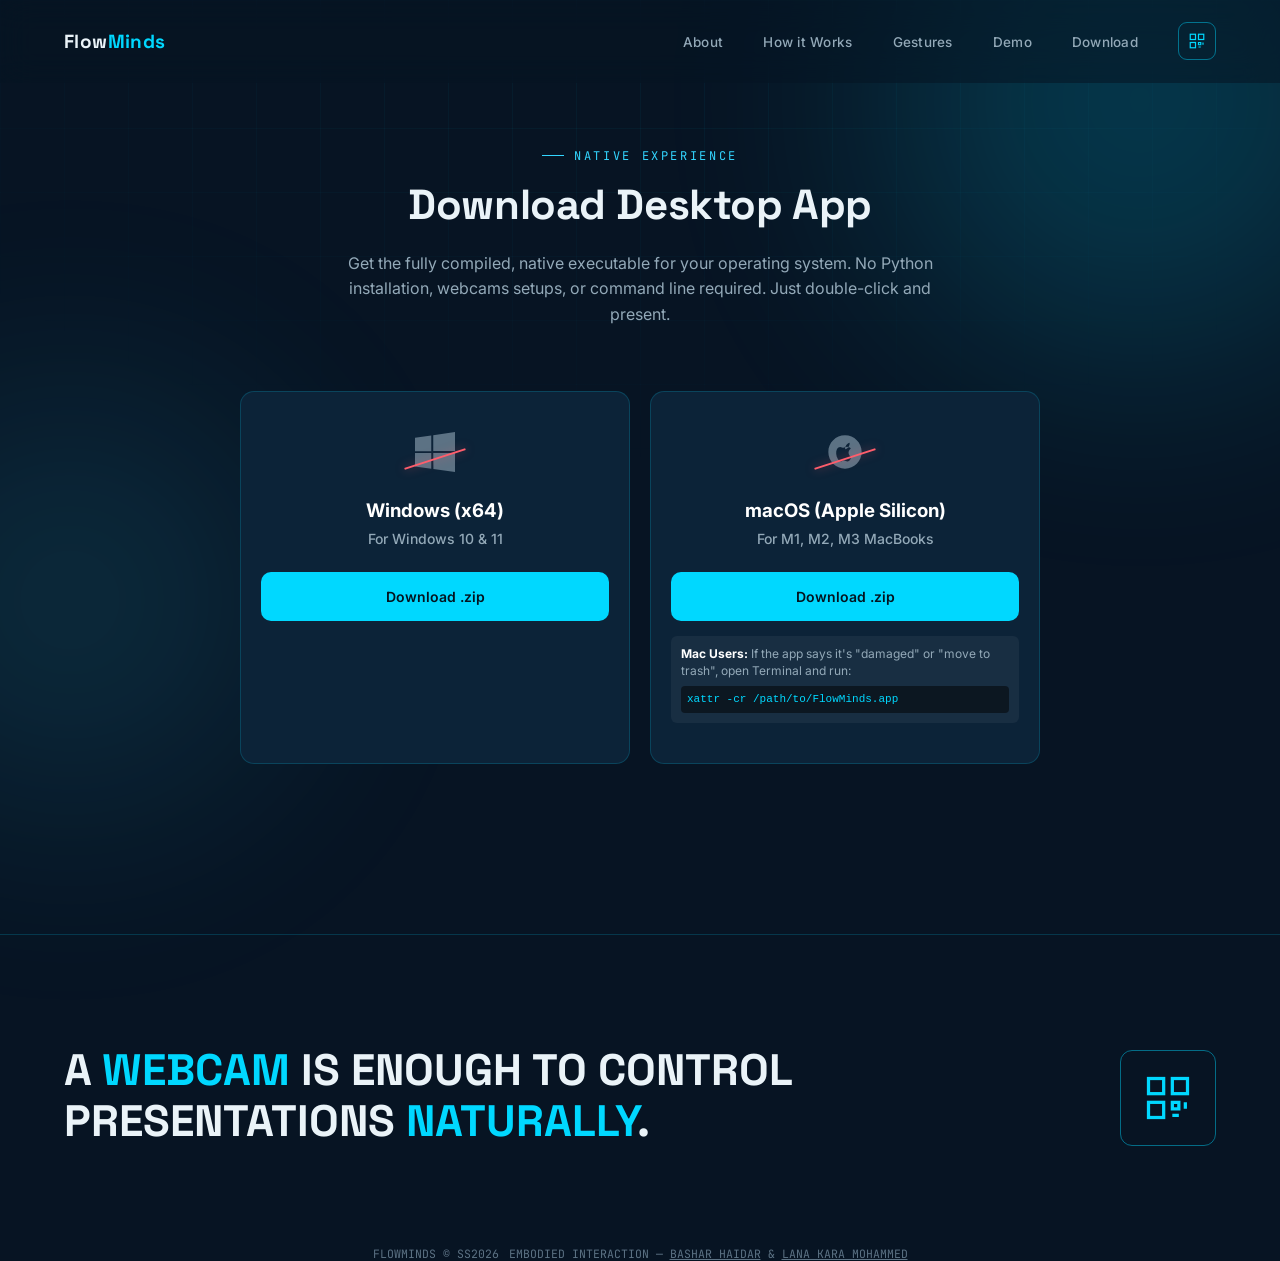
<file: web/download.html>
<!DOCTYPE html>
<html lang="en">
<head>
<meta charset="UTF-8">
<meta name="viewport" content="width=device-width, initial-scale=1.0">
<title>Download FlowMinds</title>
<link rel="preconnect" href="https://fonts.googleapis.com">
<link href="https://fonts.googleapis.com/css2?family=Space+Grotesk:wght@400;500;600;700&family=Inter:wght@400;500;600&family=JetBrains+Mono:wght@400;500&display=swap" rel="stylesheet">
<link rel="stylesheet" href="css/style.css">
<style>
  /* Ensure the download page has enough minimum height for the footer to stick to the bottom */
  body {
    display: flex;
    flex-direction: column;
    min-height: 100vh;
  }
  .wrap {
    flex: 1;
    display: flex;
    flex-direction: column;
    justify-content: center;
    padding-top: 100px;
  }
</style>
</head>
<body>

<div class="grid-backdrop"></div>
<div class="glow-orb a"></div>
<div class="glow-orb b"></div>

<header id="siteHeader">
  <div class="logo">Flow<span>Minds</span></div>
  <div class="nav-links">
    <nav>
      <ul>
        <li><a href="index.html#about">About</a></li>
        <li><a href="index.html#how">How it Works</a></li>
        <li><a href="index.html#gestures">Gestures</a></li>
        <li><a href="index.html#demo">Demo</a></li>
        <li><a href="download.html">Download</a></li>
      </ul>
    </nav>
    <a href="index.html#demo" class="qr-btn" title="Live Web Demo">
      <svg width="18" height="18" viewBox="0 0 24 24" fill="none" stroke="currentColor" stroke-width="1.6"><rect x="3" y="3" width="7" height="7"/><rect x="14" y="3" width="7" height="7"/><rect x="3" y="14" width="7" height="7"/><path d="M14 14h3v3h-3zM20 14v3M14 20h3M20 20v.01"/></svg>
    </a>
  </div>
</header>

<div class="wrap">
  <!-- DOWNLOAD APP -->
  <section class="section" id="download" style="border: none; padding-top: 40px;">
    <div class="section-head reveal in">
      <span class="eyebrow">Native Experience</span>
      <h2 class="section-title" style="font-size: 42px;">Download Desktop App</h2>
      <p style="color: var(--text-dim); max-width: 600px; margin: 20px auto 0 auto; line-height: 1.6;">
        Get the fully compiled, native executable for your operating system. No Python installation, webcams setups, or command line required. Just double-click and present.
      </p>
    </div>
    
    <div class="problem-grid reveal in" style="grid-template-columns: repeat(auto-fit, minmax(240px, 1fr)); max-width: 800px; margin: 40px auto;">
      <!-- Windows x64 -->
      <div class="problem-card" style="text-align: center; padding: 40px 20px;">
        <div class="icon" style="margin: 0 auto 15px auto;">
          <svg width="40" height="40" viewBox="0 0 24 24" fill="currentColor"><path d="M0 3.449L9.75 2.1v9.451H0m10.949-9.602L24 0v11.4H10.949M0 12.6h9.75v9.451L0 20.699M10.949 12.6H24V24l-12.951-1.801"/></svg>
        </div>
        <h3 style="margin-bottom: 8px; color: #fff;">Windows (x64)</h3>
        <p style="font-size: 14px; margin-bottom: 25px; color: var(--text-dim);">For Windows 10 & 11</p>
        <a href="https://github.com/basharhaidar98/hand-gesture-presentation-control-FlowMinds/releases/latest/download/FlowMinds-windows-x64.zip" class="btn btn-primary" style="width: 100%; justify-content: center;">Download .zip</a>
      </div>

      <!-- Mac Silicon -->
      <div class="problem-card" style="text-align: center; padding: 40px 20px;">
        <div class="icon" style="margin: 0 auto 15px auto;">
          <svg width="40" height="40" viewBox="0 0 24 24" fill="currentColor"><path d="M12 2C6.477 2 2 6.477 2 12s4.477 10 10 10 10-4.477 10-10S17.523 2 12 2zm3.32 14.15c-.44.75-1.07 1.49-1.88 1.49-.8 0-1.05-.48-1.95-.48-.9 0-1.18.47-1.95.47-.83 0-1.46-.76-1.9-1.52-1.02-1.72-1.3-4.32-.42-5.9.43-.77 1.13-1.25 1.88-1.25.79 0 1.5.53 1.95.53.46 0 1.25-.57 2.16-.57 1.02 0 1.83.43 2.27 1.06-.08.06-1.35.79-1.35 2.37 0 1.93 1.66 2.61 1.7 2.63-.03.09-.27.9-.51 1.17zm-1.63-6.68c-.42.53-1.01.89-1.63.87-.09-1.16.42-2.27 1.15-2.98.42-.42.98-.74 1.58-.85.1 1.2-.41 2.4-1.1 2.96z"/></svg>
        </div>
        <h3 style="margin-bottom: 8px; color: #fff;">macOS (Apple Silicon)</h3>
        <p style="font-size: 14px; margin-bottom: 25px; color: var(--text-dim);">For M1, M2, M3 MacBooks</p>
        <a href="https://github.com/basharhaidar98/hand-gesture-presentation-control-FlowMinds/releases/latest/download/FlowMinds-macos-silicon.zip" class="btn btn-primary" style="width: 100%; justify-content: center;">Download .zip</a>
        
        <div style="margin-top: 15px; font-size: 12px; color: var(--text-dim); text-align: left; background: rgba(255,255,255,0.05); padding: 10px; border-radius: 6px; line-height: 1.4;">
          <strong style="color: #fff;">Mac Users:</strong> If the app says it's "damaged" or "move to trash", open Terminal and run:
          <code style="display: block; margin-top: 6px; padding: 6px; background: rgba(0,0,0,0.5); border-radius: 4px; color: var(--cyan); font-family: monospace; font-size: 11px; white-space: nowrap; overflow-x: auto;">xattr -cr /path/to/FlowMinds.app</code>
        </div>
      </div>
    </div>
  </section>
</div>

<footer>
  <div class="footer-statement">
    A <span class="kw">WEBCAM</span> IS ENOUGH TO CONTROL PRESENTATIONS <span class="kw">NATURALLY</span>.
  </div>
  <div class="qr-block">
    <a href="index.html#demo" class="qr-square" style="text-decoration: none;" title="Live Web Demo">
      <svg width="52" height="52" viewBox="0 0 24 24" fill="none" stroke="currentColor" stroke-width="1.5"><rect x="3" y="3" width="7" height="7"/><rect x="14" y="3" width="7" height="7"/><rect x="3" y="14" width="7" height="7"/><path d="M14 14h3v3h-3zM20 14v3M14 20h3M20 20v.01"/></svg>
    </a>
  </div>
</footer>
<div class="footer-meta">
  <span>FLOWMINDS © SS2026</span>
  <span>EMBODIED INTERACTION — <a href="https://www.linkedin.com/in/bashar-haidar-8494a618b/" target="_blank" rel="noopener noreferrer" style="color: inherit; text-decoration: underline;">BASHAR HAIDAR</a> &amp; <a href="https://github.com/Lana3267" target="_blank" rel="noopener noreferrer" style="color: inherit; text-decoration: underline;">LANA KARA MOHAMMED</a></span>
</div>

<script>
  // Simple scroll effect for header
  const header = document.getElementById('siteHeader');
  window.addEventListener('scroll', () => {
    header.classList.toggle('scrolled', window.scrollY > 20);
  });
</script>

</body>
</html>
</file>
<file: web/css/style.css>
:root{
  --bg: #071423;
  --bg-alt: #0A1C2D;
  --surface: #0C2338;
  --cyan: #00D8FF;
  --cyan-soft: #33D6FF;
  --cyan-dim: #0B3A50;
  --text: #EAF3F8;
  --text-dim: #93A9B8;
  --text-faint: #5C7284;
  --border: rgba(0, 216, 255, 0.18);
  --border-strong: rgba(0, 216, 255, 0.45);
  --danger: #FF5D6C;
  --radius: 14px;
  --display: 'Space Grotesk', sans-serif;
  --body: 'Inter', sans-serif;
  --mono: 'JetBrains Mono', monospace;
}

*{ margin:0; padding:0; box-sizing:border-box; }
html{ scroll-behavior:smooth; }

body{
  background: var(--bg);
  color: var(--text);
  font-family: var(--body);
  overflow-x:hidden;
  position:relative;
}

/* ambient grid + glow backdrop */
.grid-backdrop{
  position:fixed; inset:0; z-index:0; pointer-events:none;
  background-image:
    linear-gradient(rgba(0,216,255,0.045) 1px, transparent 1px),
    linear-gradient(90deg, rgba(0,216,255,0.045) 1px, transparent 1px);
  background-size: 64px 64px;
  mask-image: radial-gradient(ellipse 90% 70% at 50% 0%, black 20%, transparent 75%);
}
.glow-orb{
  position:fixed; z-index:0; pointer-events:none; border-radius:50%;
  filter: blur(120px); opacity:0.35;
}
.glow-orb.a{ width:520px; height:520px; top:-160px; right:-120px; background:var(--cyan); opacity:0.18;}
.glow-orb.b{ width:420px; height:420px; bottom:10%; left:-140px; background:var(--cyan-soft); opacity:0.12;}

.wrap{ position:relative; z-index:1; }
section{ position:relative; z-index:1; }

::selection{ background: var(--cyan); color: var(--bg); }

a{ color:inherit; text-decoration:none; }

.eyebrow{
  font-family: var(--mono);
  font-size: 12px;
  letter-spacing: 0.22em;
  text-transform: uppercase;
  color: var(--cyan-soft);
  display:inline-flex;
  align-items:center;
  gap:10px;
}
.eyebrow::before{
  content:'';
  width:22px; height:1px;
  background: var(--cyan-soft);
  display:inline-block;
}

/* ---------- NAV ---------- */
header{
  position:fixed; top:0; left:0; right:0; z-index:100;
  display:flex; align-items:center; justify-content:space-between;
  padding: 22px clamp(20px, 5vw, 64px);
  backdrop-filter: blur(16px);
  background: rgba(7, 20, 35, 0.55);
  border-bottom: 1px solid transparent;
  transition: border-color .3s ease, background .3s ease;
}
header.scrolled{
  border-bottom-color: var(--border);
  background: rgba(7, 20, 35, 0.82);
}
.logo{
  font-family: var(--display);
  font-weight: 700;
  font-size: 19px;
  letter-spacing: 0.02em;
}
.logo span{ color: var(--cyan); }
nav ul{
  display:flex; gap: 40px; list-style:none;
}
nav a{
  font-size: 13.5px;
  font-weight:500;
  color: var(--text-dim);
  letter-spacing:0.02em;
  position:relative;
  transition: color .25s ease;
}
nav a:hover{ color: var(--text); }
nav a::after{
  content:''; position:absolute; left:0; right:0; bottom:-6px; height:1px;
  background: var(--cyan);
  transform: scaleX(0); transform-origin:left;
  transition: transform .25s ease;
}
nav a:hover::after{ transform: scaleX(1); }

.nav-links{ display:flex; align-items:center; gap:40px; }
@media (max-width: 760px){
  .nav-links ul{ display:none; }
}

.qr-btn{
  width:38px; height:38px; border-radius:9px;
  border:1px solid var(--border-strong);
  display:flex; align-items:center; justify-content:center;
  color: var(--cyan);
  transition: box-shadow .25s ease, background .25s ease;
}
.qr-btn:hover{ box-shadow: 0 0 18px rgba(0,216,255,0.35); background: rgba(0,216,255,0.08); }

/* ---------- HERO ---------- */
.hero{
  min-height: 100vh;
  display:flex; align-items:center;
  padding: 140px clamp(20px, 5vw, 64px) 80px;
}
.hero-inner{
  display:grid;
  grid-template-columns: 1fr 1.05fr;
  gap: 60px;
  align-items:center;
  max-width:1320px;
  margin:0 auto;
  width:100%;
}
@media (max-width: 940px){
  .hero-inner{ grid-template-columns:1fr; }
  .hero{ padding-top:120px; }
  .hero-visual{ order:-1; }
}

.hero-visual{
  position:relative;
  aspect-ratio: 1/1;
  display:flex; align-items:center; justify-content:center;
}
.hero-visual svg{ width:100%; height:100%; max-width:520px; }

.headline{
  font-family: var(--display);
  font-weight:700;
  font-size: clamp(38px, 5.2vw, 68px);
  line-height:1.05;
  letter-spacing:-0.01em;
  margin: 22px 0 24px;
}
.headline .glow{
  color: var(--cyan);
  text-shadow: 0 0 28px rgba(0,216,255,0.55), 0 0 60px rgba(0,216,255,0.25);
}
.hero-desc{
  font-size:16.5px;
  color: var(--text-dim);
  max-width: 460px;
  line-height:1.65;
  margin-bottom: 34px;
}
.hero-desc code{
  font-family: var(--mono);
  color: var(--cyan-soft);
  font-size: 0.92em;
}

.cta-row{ display:flex; gap:16px; flex-wrap:wrap; }
.btn{
  font-family: var(--body);
  font-weight:600;
  font-size:14px;
  padding: 15px 28px;
  border-radius: 10px;
  cursor:pointer;
  display:inline-flex; align-items:center; gap:10px;
  transition: transform .2s ease, box-shadow .2s ease, background .2s ease;
  border: 1px solid transparent;
}
.btn:hover{ transform: translateY(-2px); }
.btn-primary{
  background: var(--cyan);
  color: #04141F;
  box-shadow: 0 0 0 rgba(0,216,255,0);
}
.btn-primary:hover{ box-shadow: 0 8px 30px rgba(0,216,255,0.35); }
.btn-ghost{
  background: rgba(255,255,255,0.02);
  border-color: var(--border-strong);
  color: var(--text);
}
.btn-ghost:hover{ background: rgba(0,216,255,0.07); }

.status-line{
  margin-top: 38px;
  font-family: var(--mono);
  font-size: 12px;
  color: var(--text-faint);
  display:flex; align-items:center; gap:10px;
}
.dot-live{
  width:7px; height:7px; border-radius:50%;
  background: var(--cyan);
  box-shadow: 0 0 8px var(--cyan);
  animation: pulse 1.6s ease-in-out infinite;
}
@keyframes pulse{ 0%,100%{opacity:1;} 50%{opacity:.35;} }

/* ---------- SECTION SHELL ---------- */
.section{
  padding: 130px clamp(20px, 5vw, 64px);
  max-width: 1320px;
  margin: 0 auto;
}
.section-head{
  text-align:center;
  max-width: 640px;
  margin: 0 auto 64px;
}
.section-title{
  font-family: var(--display);
  font-weight:700;
  font-size: clamp(28px, 3.6vw, 42px);
  margin-top:14px;
  letter-spacing:-0.01em;
}
.reveal{
  opacity:0; transform: translateY(28px);
  transition: opacity .7s ease, transform .7s ease;
}
.reveal.in{ opacity:1; transform:none; }

/* ---------- PROBLEM ---------- */
.problem-grid{
  display:grid;
  grid-template-columns: repeat(3, 1fr);
  gap: 20px;
  margin-bottom: 56px;
}
@media (max-width:760px){ .problem-grid{ grid-template-columns:1fr; } }
.problem-card{
  background: var(--surface);
  border: 1px solid var(--border);
  border-radius: var(--radius);
  padding: 34px 24px;
  text-align:center;
  position:relative;
}
.problem-card .icon{
  width:52px; height:52px; margin:0 auto 18px;
  color: var(--text-faint);
  position:relative;
}
.problem-card .icon::after{
  content:''; position:absolute; top:50%; left:-6px; right:-6px; height:2px;
  background: var(--danger); transform: rotate(-18deg);
  box-shadow: 0 0 10px rgba(255,93,108,0.5);
}
.problem-card p{ font-size:14px; color: var(--text-dim); font-weight:500; }

.problem-highlight{
  text-align:center;
  font-family: var(--display);
  font-size: clamp(20px, 2.6vw, 28px);
  font-weight:600;
  color: var(--text);
  line-height:1.5;
  padding: 40px;
  border-top: 1px solid var(--border);
  border-bottom: 1px solid var(--border);
}
.problem-highlight .cy{ color: var(--cyan); }
.problem-end{
  text-align:center;
  margin-top: 30px;
  color: var(--text-dim);
  font-size: 15px;
}

/* ---------- HOW IT WORKS ---------- */
.flow{
  display:flex; flex-direction:column; align-items:center;
  gap: 0;
}
.flow-node{
  display:flex; align-items:center; gap: 22px;
  width: 100%; max-width: 560px;
}
.flow-node .node-circle{
  flex-shrink:0;
  width: 64px; height:64px; border-radius:50%;
  border: 1px solid var(--border-strong);
  background: radial-gradient(circle at 30% 30%, rgba(0,216,255,0.12), var(--surface));
  display:flex; align-items:center; justify-content:center;
  font-family: var(--mono); font-size:12px; color:var(--cyan);
  box-shadow: 0 0 22px rgba(0,216,255,0.12);
}
.flow-node .node-label{
  font-family: var(--display);
  font-weight:600;
  font-size: 17px;
}
.flow-node .node-sub{
  font-size:13px; color:var(--text-faint); margin-top:2px;
}
.flow-connector{
  width:1px; height:44px;
  background: linear-gradient(var(--border-strong), transparent);
  margin-left:31px;
  position:relative;
}
.flow-connector::after{
  content:'';
  position:absolute; left:-3px; bottom:0;
  width:7px; height:7px; border-radius:50%;
  background: var(--cyan);
  box-shadow: 0 0 10px var(--cyan);
}

/* ---------- GESTURES ---------- */
.gesture-grid{
  display:grid;
  grid-template-columns: repeat(4, 1fr);
  gap: 18px;
}
@media (max-width: 980px){ .gesture-grid{ grid-template-columns: repeat(2, 1fr); } }
@media (max-width: 560px){ .gesture-grid{ grid-template-columns: 1fr; } }

.gesture-card{
  background: linear-gradient(160deg, var(--surface), var(--bg-alt));
  border: 1px solid var(--border);
  border-radius: var(--radius);
  padding: 30px 22px;
  text-align:center;
  transition: border-color .25s ease, transform .25s ease, box-shadow .25s ease;
}
.gesture-card:hover{
  border-color: var(--border-strong);
  transform: translateY(-6px);
  box-shadow: 0 16px 40px rgba(0,216,255,0.12);
}
.gesture-emoji{
  font-size: 38px;
  margin-bottom: 18px;
  filter: drop-shadow(0 0 14px rgba(0,216,255,0.35));
}
.gesture-name{
  font-family: var(--mono);
  font-size: 11px;
  letter-spacing:0.1em;
  text-transform:uppercase;
  color: var(--text-faint);
  margin-bottom: 10px;
}
.gesture-action{
  font-family: var(--display);
  font-weight:600;
  font-size: 17px;
  line-height:1.3;
}

/* ---------- DEMO ---------- */
.demo-grid{
  display:grid;
  grid-template-columns: repeat(3, 1fr);
  gap: 20px;
}
@media (max-width: 860px){ .demo-grid{ grid-template-columns:1fr; } }
.demo-card{
  background: var(--surface);
  border: 1px solid var(--border);
  border-radius: var(--radius);
  overflow:hidden;
}
.demo-visual{
  aspect-ratio: 4/3;
  background: var(--bg-alt);
  display:flex; align-items:center; justify-content:center;
  border-bottom: 1px solid var(--border);
  position:relative;
}
.demo-visual svg{ width:70%; height:70%; }
.demo-body{ padding: 22px 24px 26px; }
.demo-tag{
  font-family: var(--mono); font-size:11px; color: var(--cyan-soft);
  letter-spacing:0.08em; text-transform:uppercase;
}
.demo-title{
  font-family: var(--display); font-weight:600; font-size:19px; margin: 8px 0 10px;
}
.demo-list{ font-size:13.5px; color: var(--text-dim); line-height:1.9; }

/* ---------- STACK ---------- */
.stack-grid{
  display:grid;
  grid-template-columns: repeat(6, 1fr);
  gap: 14px;
}
@media (max-width: 860px){ .stack-grid{ grid-template-columns: repeat(3, 1fr); } }
.stack-item{
  border: 1px solid var(--border);
  border-radius: 10px;
  padding: 22px 10px;
  text-align:center;
  font-family: var(--mono);
  font-size: 12.5px;
  color: var(--text-dim);
  background: var(--surface);
  transition: border-color .2s ease, color .2s ease;
}
.stack-item:hover{ border-color: var(--border-strong); color: var(--cyan-soft); }

/* ---------- FOOTER ---------- */
footer{
  padding: 110px clamp(20px, 5vw, 64px) 60px;
  border-top: 1px solid var(--border);
  display:grid;
  grid-template-columns: 1.4fr 0.6fr;
  gap: 40px;
  max-width:1320px;
  margin: 0 auto;
  align-items:end;
}
@media (max-width: 760px){ footer{ grid-template-columns:1fr; } }
.footer-statement{
  font-family: var(--display);
  font-weight:700;
  font-size: clamp(26px, 4vw, 44px);
  line-height:1.15;
}
.footer-statement .kw{ color: var(--cyan); }
.qr-block{
  display:flex; flex-direction:column; align-items:flex-end; gap:14px;
}
@media (max-width: 760px){ .qr-block{ align-items:flex-start; } }
.qr-square{
  width: 96px; height:96px;
  border: 1px solid var(--border-strong);
  border-radius: 12px;
  display:flex; align-items:center; justify-content:center;
  color: var(--cyan);
}
.qr-caption{
  font-family: var(--mono); font-size:11.5px; color: var(--text-faint);
  text-align:right;
}
@media (max-width: 760px){ .qr-caption{ text-align:left; } }
.footer-meta{
  max-width:1320px; margin: 40px auto 0;
  padding: 0 clamp(20px, 5vw, 64px);
  display:flex; justify-content:space-between;
  font-family: var(--mono); font-size:11.5px; color: var(--text-faint);
  flex-wrap:wrap; gap:10px;
}

/* ---------- DEMO SANDBOX ---------- */
.sandbox-container{
  display: grid;
  grid-template-columns: 1.15fr 1fr;
  gap: 28px;
  max-width: 1320px;
  margin: 40px auto 0;
}
@media (max-width: 980px){
  .sandbox-container{ grid-template-columns: 1fr; }
}
.sandbox-panel{
  background: linear-gradient(160deg, var(--surface), var(--bg-alt));
  border: 1px solid var(--border);
  border-radius: var(--radius);
  padding: 24px;
  display: flex;
  flex-direction: column;
  gap: 20px;
  position: relative;
  overflow: hidden;
}
.video-container{
  position: relative;
  width: 100%;
  aspect-ratio: 4/3;
  border-radius: 10px;
  overflow: hidden;
  background: #04101A;
  border: 1px solid rgba(0, 216, 255, 0.1);
}
#webcam{
  width: 100%;
  height: 100%;
  object-fit: cover;
  transform: scaleX(-1);
}
#output_canvas{
  position: absolute;
  top: 0;
  left: 0;
  width: 100%;
  height: 100%;
  transform: scaleX(-1);
  pointer-events: none;
}
#laser-dot{
  position: absolute;
  width: 14px;
  height: 14px;
  background: var(--danger);
  border-radius: 50%;
  box-shadow: 0 0 12px var(--danger), 0 0 24px var(--danger);
  pointer-events: none;
  display: none;
  transform: translate(-50%, -50%);
  z-index: 10;
}
.overlay{
  position: absolute;
  inset: 0;
  background: rgba(7, 20, 35, 0.85);
  display: flex;
  flex-direction: column;
  align-items: center;
  justify-content: center;
  gap: 16px;
  z-index: 5;
  transition: opacity 0.3s ease;
}
#loading-overlay{
  display: none;
}
.spinner{
  width: 32px;
  height: 32px;
  border: 3px solid rgba(0, 216, 255, 0.15);
  border-top-color: var(--cyan);
  border-radius: 50%;
  animation: spin 1s linear infinite;
}
@keyframes spin{
  to { transform: rotate(360deg); }
}
.camera-controls{
  display: flex;
  align-items: center;
  justify-content: space-between;
  gap: 16px;
  flex-wrap: wrap;
}
.status-box{
  display: flex;
  gap: 20px;
  font-family: var(--mono);
  font-size: 12px;
}
.status-label{ color: var(--text-faint); }
.status-val{ font-weight: 500; }
.text-cyan{ color: var(--cyan); }
.text-dim{ color: var(--text-dim); }
.text-danger{ color: var(--danger); }

/* Slide Viewer */
.slide-wrapper{
  flex: 1;
  display: flex;
  flex-direction: column;
  justify-content: space-between;
  min-height: 320px;
}
.slide-container{
  position: relative;
  flex: 1;
  display: flex;
  align-items: center;
  justify-content: center;
  padding: 10px 0;
  min-height: 240px;
}
.slide{
  display: none;
  flex-direction: column;
  gap: 14px;
  width: 100%;
  animation: fadeIn 0.4s ease forwards;
}
.slide.active-slide{
  display: flex;
}
@keyframes fadeIn{
  from { opacity: 0; transform: translateY(10px); }
  to { opacity: 1; transform: translateY(0); }
}
.slide-num{
  font-family: var(--mono);
  font-size: 14px;
  color: var(--cyan);
  letter-spacing: 0.1em;
}
.slide-title{
  font-family: var(--display);
  font-size: 24px;
  font-weight: 700;
  color: var(--text);
}
.slide-body{
  font-size: 15px;
  color: var(--text-dim);
  line-height: 1.6;
}
.gesture-hint{
  margin-top: 14px;
  background: rgba(0, 216, 255, 0.05);
  border: 1px solid var(--border);
  border-radius: 8px;
  padding: 12px 16px;
  font-size: 13px;
  color: var(--text-dim);
  display: flex;
  align-items: center;
  gap: 12px;
}
.gesture-hint .emoji{
  font-size: 18px;
}
#slide-indicator{
  font-family: var(--mono);
  font-size: 13px;
  color: var(--text-dim);
}
.pdf-upload-container{
  margin-top: 10px;
  padding: 12px 16px;
  background: rgba(255, 255, 255, 0.02);
  border: 1px dashed var(--border);
  border-radius: 10px;
  display: flex;
  align-items: center;
  justify-content: space-between;
  gap: 16px;
}
.pdf-upload-label{
  font-size: 13px;
  font-weight: 500;
  color: var(--cyan-soft);
  cursor: pointer;
  display: inline-flex;
  align-items: center;
  transition: color 0.2s;
}
.pdf-upload-label:hover{
  color: var(--cyan);
}
.pdf-info-wrap {
  display: flex;
  align-items: center;
  gap: 8px;
}
.pdf-name{
  font-family: var(--mono);
  font-size: 11px;
  color: var(--text-faint);
  white-space: nowrap;
  overflow: hidden;
  text-overflow: ellipsis;
  max-width: 160px;
}
.pdf-clear{
  font-size: 11px;
  color: var(--danger);
  background: transparent;
  border: none;
  cursor: pointer;
  font-weight: 600;
}

/* Canvas Overlay for PDF Rendering */
#pdf-canvas{
  width: 100%;
  height: auto;
  max-height: 280px;
  object-fit: contain;
  border-radius: 6px;
  background: #ffffff;
  display: none;
}

/* Fullscreen specific styling for the presentation viewer panel */
.viewer-panel:fullscreen {
  padding: 60px !important;
  background: #040d1a !important;
  display: flex !important;
  flex-direction: column !important;
  justify-content: center !important;
  align-items: center !important;
  width: 100vw !important;
  height: 100vh !important;
  box-sizing: border-box;
}
.viewer-panel:fullscreen .slide-wrapper {
  width: 100% !important;
  max-width: 1100px !important;
  height: 85% !important;
  display: flex !important;
  flex-direction: column !important;
  justify-content: space-between !important;
}
.viewer-panel:fullscreen .slide-container {
  flex: 1 !important;
  display: flex !important;
  align-items: center !important;
  justify-content: center !important;
  min-height: 50vh !important;
}
.viewer-panel:fullscreen .slide {
  gap: 24px !important;
}
.viewer-panel:fullscreen .slide-num {
  font-size: 20px !important;
}
.viewer-panel:fullscreen .slide-title {
  font-size: 48px !important;
}
.viewer-panel:fullscreen .slide-body {
  font-size: 24px !important;
  line-height: 1.7 !important;
}
.viewer-panel:fullscreen .gesture-hint {
  font-size: 18px !important;
  padding: 20px 28px !important;
  margin-top: 24px !important;
}
.viewer-panel:fullscreen #pdf-canvas {
  max-height: 80vh !important;
  max-width: 95vw !important;
  width: auto !important;
  height: auto !important;
  object-fit: contain !important;
  margin: 0 auto !important;
  box-shadow: 0 10px 30px rgba(0,0,0,0.5) !important;
}

/* Presentation Mode (Slide Container Fullscreen) */
#slide-container:fullscreen,
#slide-container:-webkit-full-screen {
  background: #000000 !important;
  width: 100vw !important;
  height: 100vh !important;
  display: flex !important;
  align-items: center !important;
  justify-content: center !important;
  padding: 0 !important;
  margin: 0 !important;
  box-sizing: border-box;
}
#slide-container:fullscreen #pdf-canvas,
#slide-container:-webkit-full-screen #pdf-canvas {
  max-height: 100vh !important;
  max-width: 100vw !important;
  width: auto !important;
  height: auto !important;
  object-fit: contain !important;
  box-shadow: none !important;
  border-radius: 0 !important;
  margin: 0 auto !important;
}
#slide-container:fullscreen .slide,
#slide-container:-webkit-full-screen .slide {
  width: 90% !important;
  max-width: 1000px !important;
  margin: 0 auto !important;
  gap: 24px !important;
  display: none;
}
#slide-container:fullscreen .slide.active-slide,
#slide-container:-webkit-full-screen .slide.active-slide {
  display: flex !important;
}
#slide-container:fullscreen .slide-num,
#slide-container:-webkit-full-screen .slide-num {
  font-size: 20px !important;
}
#slide-container:fullscreen .slide-title,
#slide-container:-webkit-full-screen .slide-title {
  font-size: 56px !important;
}
#slide-container:fullscreen .slide-body,
#slide-container:-webkit-full-screen .slide-body {
  font-size: 28px !important;
  line-height: 1.7 !important;
}
#slide-container:fullscreen .gesture-hint,
#slide-container:-webkit-full-screen .gesture-hint {
  display: none !important;
}

/* Safari webkit-prefixed fullscreen styling */
.viewer-panel:-webkit-full-screen {
  padding: 60px !important;
  background: #040d1a !important;
  display: flex !important;
  flex-direction: column !important;
  justify-content: center !important;
  align-items: center !important;
  width: 100vw !important;
  height: 100vh !important;
  box-sizing: border-box;
}
.viewer-panel:-webkit-full-screen .slide-wrapper {
  width: 100% !important;
  max-width: 1100px !important;
  height: 85% !important;
  display: flex !important;
  flex-direction: column !important;
  justify-content: space-between !important;
}
.viewer-panel:-webkit-full-screen .slide-container {
  flex: 1 !important;
  display: flex !important;
  align-items: center !important;
  justify-content: center !important;
  min-height: 50vh !important;
}
.viewer-panel:-webkit-full-screen .slide {
  gap: 24px !important;
}
.viewer-panel:-webkit-full-screen .slide-num {
  font-size: 20px !important;
}
.viewer-panel:-webkit-full-screen .slide-title {
  font-size: 48px !important;
}
.viewer-panel:-webkit-full-screen .slide-body {
  font-size: 24px !important;
  line-height: 1.7 !important;
}
.viewer-panel:-webkit-full-screen .gesture-hint {
  font-size: 18px !important;
  padding: 20px 28px !important;
  margin-top: 24px !important;
}
.viewer-panel:-webkit-full-screen #pdf-canvas {
  max-height: 80vh !important;
  max-width: 95vw !important;
  width: auto !important;
  height: auto !important;
  object-fit: contain !important;
  margin: 0 auto !important;
  box-shadow: 0 10px 30px rgba(0,0,0,0.5) !important;
}

/* Presentation Mode (Slide Container Fullscreen) - Full cover */
#slide-container:fullscreen,
#slide-container:-webkit-full-screen {
  background: #000000 !important;
  width: 100vw !important;
  height: 100vh !important;
  display: flex !important;
  align-items: center !important;
  justify-content: center !important;
  padding: 0 !important;
  margin: 0 !important;
  box-sizing: border-box;
}
#slide-container:fullscreen #pdf-canvas,
#slide-container:-webkit-full-screen #pdf-canvas {
  width: 100% !important;
  height: 100% !important;
  max-width: 100% !important;
  max-height: 100% !important;
  object-fit: contain !important;
  box-shadow: none !important;
  border-radius: 0 !important;
  margin: auto !important;
}
#slide-container:fullscreen .slide,
#slide-container:-webkit-full-screen .slide {
  width: 90% !important;
  max-width: 1000px !important;
  margin: auto !important;
  gap: 24px !important;
  display: none !important;
}
#slide-container:fullscreen .slide.active-slide,
#slide-container:-webkit-full-screen .slide.active-slide {
  display: flex !important;
}
#slide-container:fullscreen .slide-num,
#slide-container:-webkit-full-screen .slide-num {
  font-size: 20px !important;
}
#slide-container:fullscreen .slide-title,
#slide-container:-webkit-full-screen .slide-title {
  font-size: 56px !important;
}
#slide-container:fullscreen .slide-body,
#slide-container:-webkit-full-screen .slide-body {
  font-size: 28px !important;
  line-height: 1.7 !important;
}
#slide-container:fullscreen .gesture-hint,
#slide-container:-webkit-full-screen .gesture-hint {
  display: none !important;
}

/* Responsive Slide Controls Styles */
.slide-controls {
  display: flex;
  align-items: center;
  justify-content: space-between;
  gap: 20px;
  margin-top: 20px;
  border-top: 1px solid var(--border);
  padding-top: 20px;
  flex-wrap: wrap;
}
.nav-group {
  display: flex;
  align-items: center;
  gap: 16px;
}
.actions-group {
  display: flex;
  align-items: center;
  gap: 10px;
}
@media (max-width: 680px) {
  .slide-controls {
    flex-direction: column;
    align-items: center;
    justify-content: center;
    gap: 16px;
  }
  .nav-group {
    width: 100%;
    justify-content: center;
  }
  .actions-group {
    width: 100%;
    justify-content: center;
    margin-top: 4px;
  }
}
</file>
